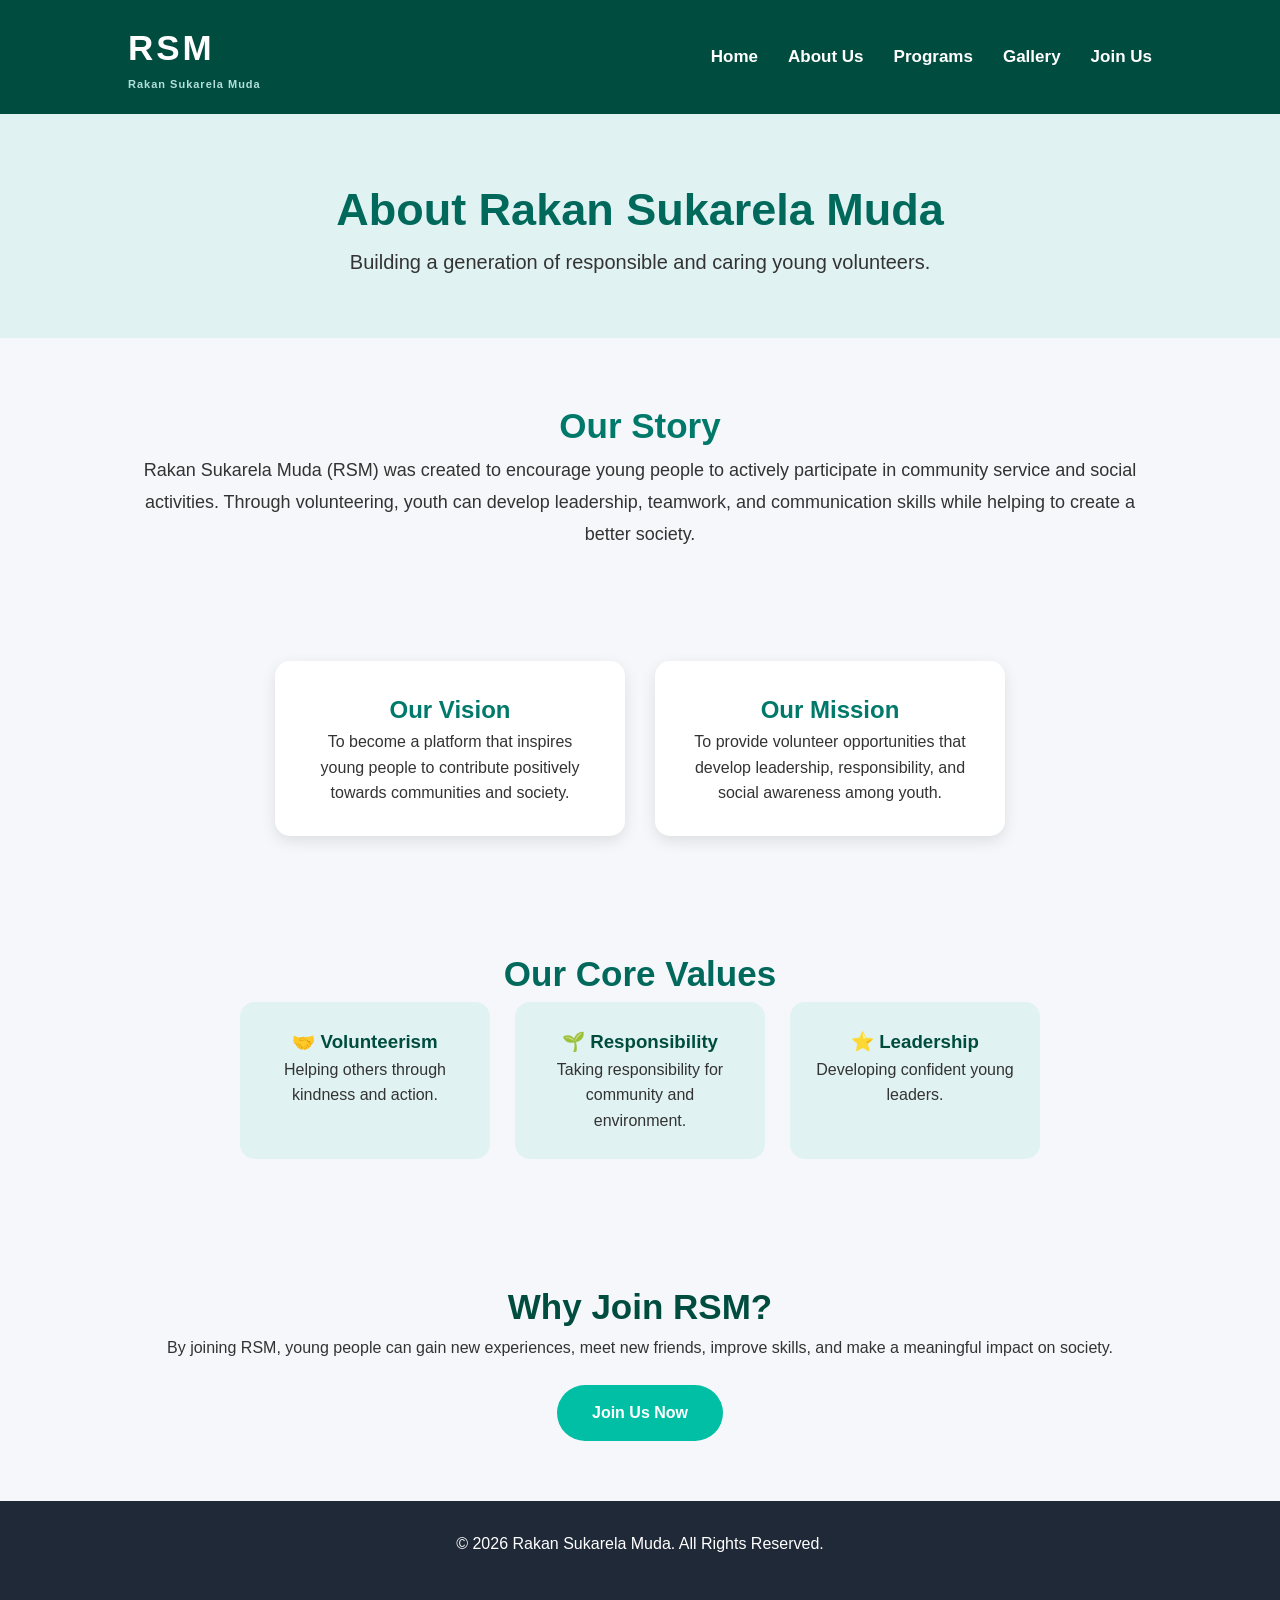
<file: about.html>
<!DOCTYPE html>
<html lang="en">

<head>

<meta charset="UTF-8">
<meta name="viewport" content="width=device-width, initial-scale=1.0">

<title>About Us - Rakan Sukarela Muda</title>

<link rel="icon" href="images/RSM.png">

<link rel="stylesheet" href="style.css">

</head>


<body>


<!-- Navigation Bar -->

<nav>

<div class="logo">

<span>RSM</span>

<small>Rakan Sukarela Muda</small>

</div>


<ul>

<li><a href="index.html">Home</a></li>

<li><a href="about.html">About Us</a></li>

<li><a href="programs.html">Programs</a></li>

<li><a href="gallery.html">Gallery</a></li>

<li><a href="register.html">Join Us</a></li>

</ul>

</nav>





<!-- About Header -->


<section class="about-header">


<h1>
About Rakan Sukarela Muda
</h1>


<p>
Building a generation of responsible and caring young volunteers.
</p>


</section>





<!-- Story Section -->


<section class="story">


<h2>
Our Story
</h2>


<p>

Rakan Sukarela Muda (RSM) was created to encourage
young people to actively participate in community
service and social activities.

Through volunteering, youth can develop leadership,
teamwork, and communication skills while helping
to create a better society.

</p>


</section>





<!-- Vision Mission -->


<section class="mission">


<div class="about-box">


<h2>
Our Vision
</h2>


<p>

To become a platform that inspires young people
to contribute positively towards communities
and society.

</p>


</div>





<div class="about-box">


<h2>
Our Mission
</h2>


<p>

To provide volunteer opportunities that develop
leadership, responsibility, and social awareness
among youth.

</p>


</div>


</section>





<!-- Values -->


<section class="values">


<h2>
Our Core Values
</h2>



<div class="value-container">



<div class="value-card">

<h3>
🤝 Volunteerism
</h3>

<p>
Helping others through kindness and action.
</p>

</div>




<div class="value-card">

<h3>
🌱 Responsibility
</h3>

<p>
Taking responsibility for community and environment.
</p>

</div>





<div class="value-card">

<h3>
⭐ Leadership
</h3>

<p>
Developing confident young leaders.
</p>

</div>




</div>


</section>





<!-- Why Join -->


<section class="join">


<h2>
Why Join RSM?
</h2>


<p>

By joining RSM, young people can gain new experiences,
meet new friends, improve skills, and make a meaningful
impact on society.

</p>


<a href="register.html" class="btn">
Join Us Now
</a>


</section>





<footer>

<p>
© 2026 Rakan Sukarela Muda. All Rights Reserved.
</p>

</footer>



</body>

</html>
</file>
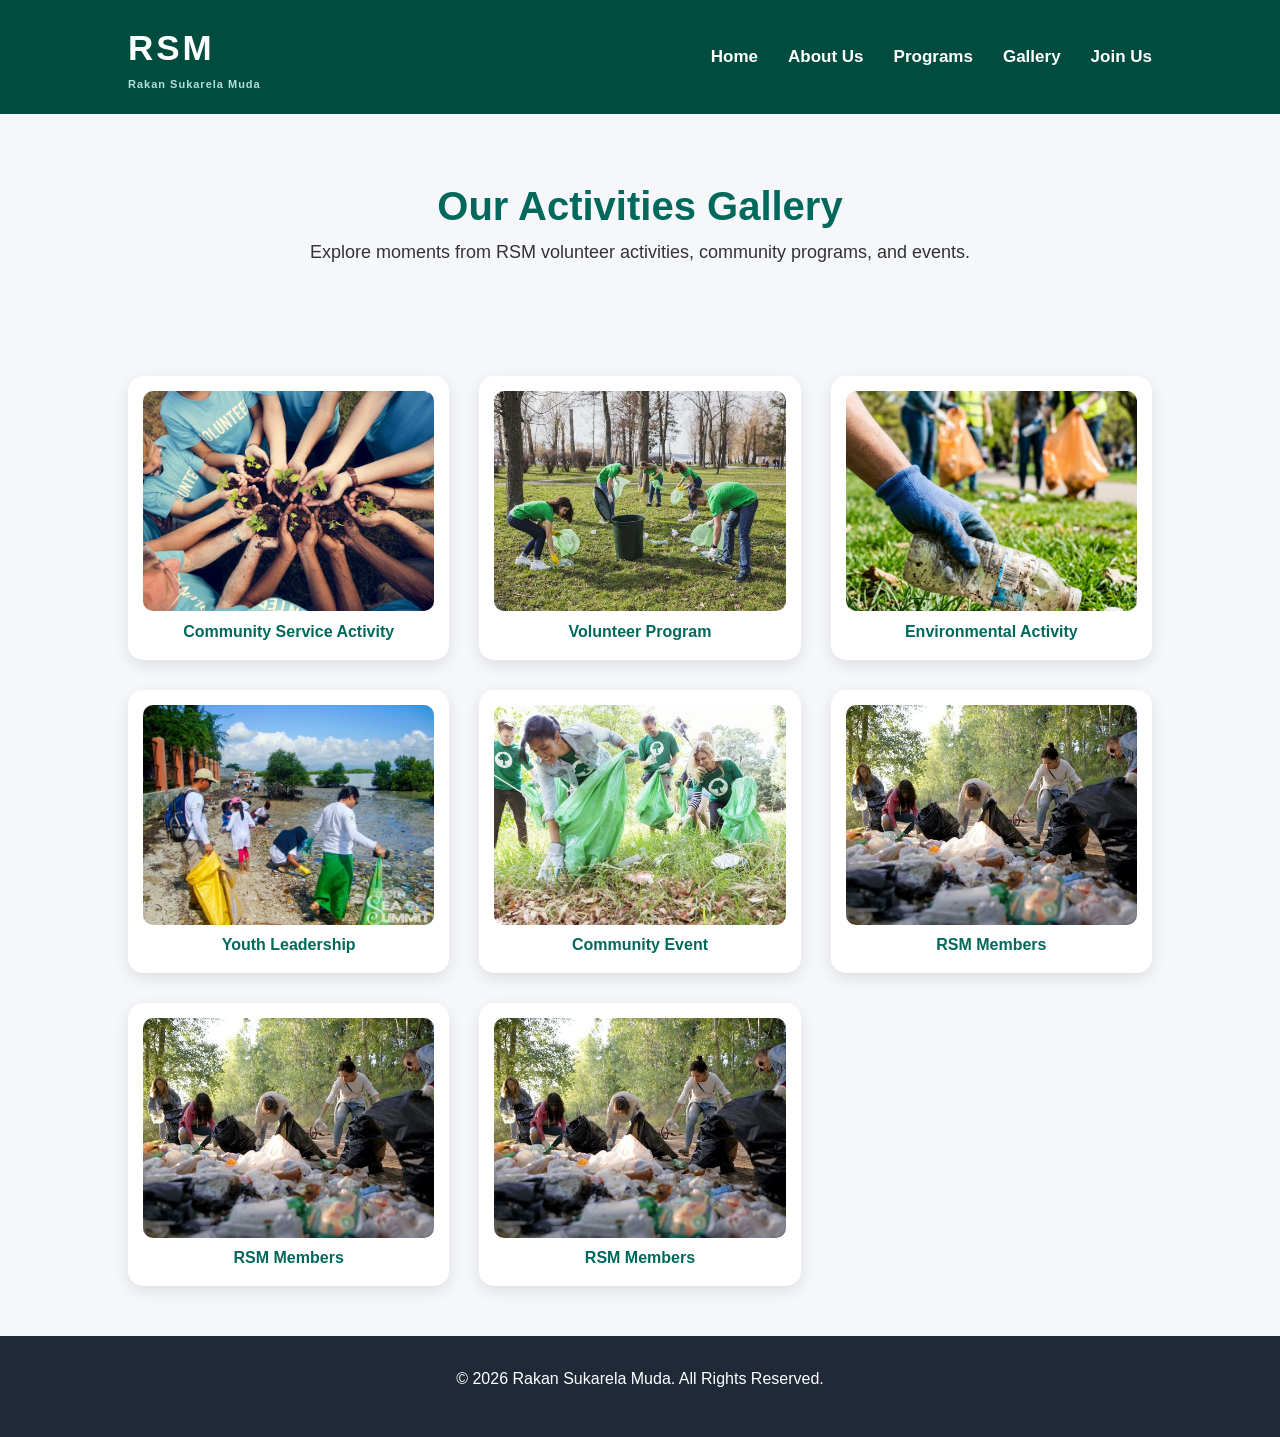
<file: gallery.html>
<!DOCTYPE html>
<html lang="en">

<head>

    <meta charset="UTF-8">
    <meta name="viewport" content="width=device-width, initial-scale=1.0">

    <title>Gallery - Rakan Sukarela Muda</title>

    <link rel="stylesheet" href="style.css">

</head>


<body>


<!-- Navigation Bar -->

<nav>

   <div class="logo">

<span>RSM</span>

<small>Rakan Sukarela Muda</small>

</div>


    <ul>

        <li><a href="index.html">Home</a></li>

        <li><a href="about.html">About Us</a></li>

        <li><a href="programs.html">Programs</a></li>

        <li><a href="gallery.html">Gallery</a></li>

        <li><a href="register.html">Join Us</a></li>

    </ul>


</nav>



<!-- Gallery Header -->

<section class="gallery-header">


<h1>Our Activities Gallery</h1>


<p>
Explore moments from RSM volunteer activities,
community programs, and events.
</p>


</section>




<!-- Gallery Section -->


<section class="gallery">


<div class="gallery-container">



    <div class="image-box">

        <img src="images/gotong-royong2.jpg.jpg" alt="RSM Activity">

        <p>Community Service Activity</p>

    </div>




    <div class="image-box">

        <img src="images/gotong-royong3.jpg.jpg" alt="RSM Activity">

        <p>Volunteer Program</p>

    </div>




    <div class="image-box">

        <img src="images/gotong-royong4.jpg.jpg" alt="RSM Activity">

        <p>Environmental Activity</p>

    </div>




    <div class="image-box">

        <img src="images/gotong-royong5.jpg.jpg" alt="RSM Activity">

        <p>Youth Leadership</p>

    </div>




    <div class="image-box">

        <img src="images/gotong-royong6.jpg.jpg" alt="RSM Activity">

        <p>Community Event</p>

    </div>




    <div class="image-box">

        <img src="images/gotong-royong7.jpg.jpg" alt="RSM Activity">

        <p>RSM Members</p>

    </div>




    <div class="image-box">

        <img src="images/gotong-royong7.jpg.jpg" alt="RSM Activity">

        <p>RSM Members</p>

    </div>




    <div class="image-box">

        <img src="images/gotong-royong7.jpg.jpg" alt="RSM Activity">

        <p>RSM Members</p>

    </div>


    
</div>


</section>




<footer>

<p>
© 2026 Rakan Sukarela Muda. All Rights Reserved.
</p>

</footer>



</body>

</html>
</file>
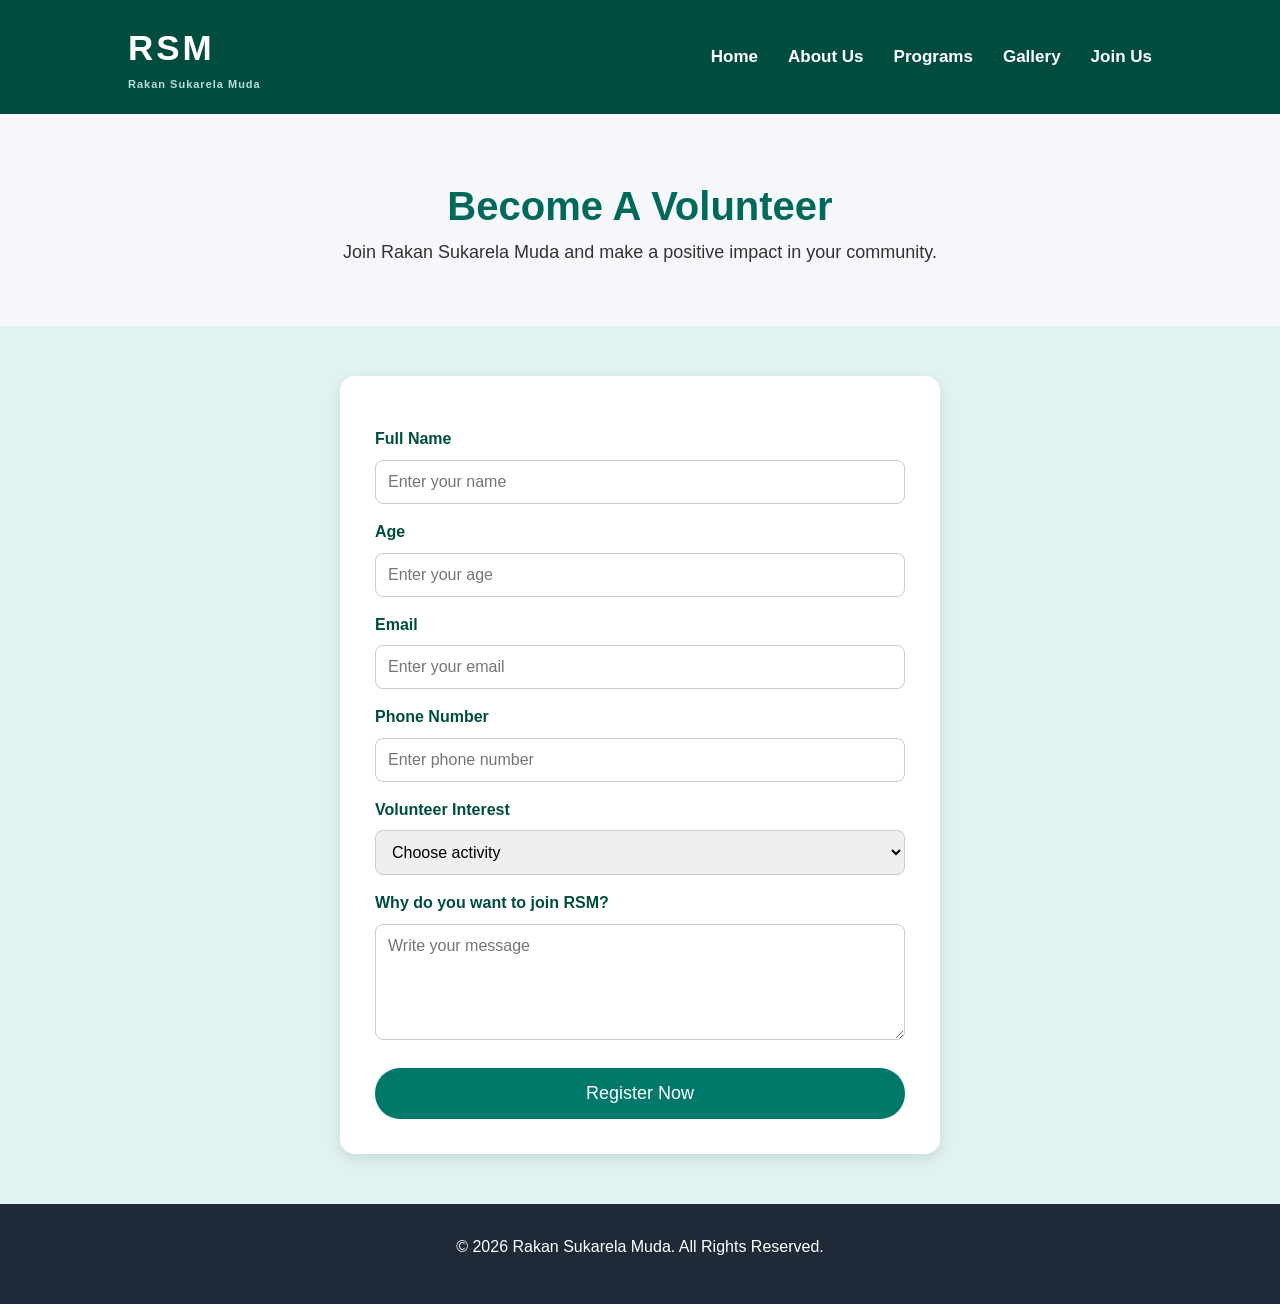
<file: register.html>
<!DOCTYPE html>
<html lang="en">

<head>

    <meta charset="UTF-8">
    <meta name="viewport" content="width=device-width, initial-scale=1.0">

    <title>Join Us - Rakan Sukarela Muda</title>

    <link rel="stylesheet" href="style.css">

</head>


<body>


<!-- Navigation Bar -->

<nav>

   <div class="logo">

<span>RSM</span>

<small>Rakan Sukarela Muda</small>

</div>


    <ul>

        <li><a href="index.html">Home</a></li>

        <li><a href="about.html">About Us</a></li>

        <li><a href="programs.html">Programs</a></li>

        <li><a href="gallery.html">Gallery</a></li>

        <li><a href="register.html">Join Us</a></li>

    </ul>


</nav>




<!-- Register Header -->

<section class="register-header">


<h1>Become A Volunteer</h1>


<p>
Join Rakan Sukarela Muda and make a positive impact
in your community.
</p>


</section>





<!-- Registration Form -->


<section class="register">


<form>


<label>
Full Name
</label>

<input 
type="text" 
placeholder="Enter your name">





<label>
Age
</label>

<input 
type="number" 
placeholder="Enter your age">





<label>
Email
</label>

<input 
type="email" 
placeholder="Enter your email">





<label>
Phone Number
</label>

<input 
type="tel" 
placeholder="Enter phone number">





<label>
Volunteer Interest
</label>


<select>

<option>
Choose activity
</option>

<option>
Community Service
</option>

<option>
Environmental Program
</option>

<option>
Education Support
</option>

<option>
Youth Leadership
</option>

</select>





<label>
Why do you want to join RSM?
</label>


<textarea 
rows="5"
placeholder="Write your message">
</textarea>





<button type="submit">
Register Now
</button>


</form>


</section>





<footer>

<p>
© 2026 Rakan Sukarela Muda. All Rights Reserved.
</p>

</footer>



</body>

</html>
</file>
<file: style.css>
/* ==========================
   RAKAN SUKARELA MUDA
   STYLE.CSS
========================== */
/* RESET */
:root {

    --primary:#004d40;

    --secondary:#00796b;

    --light:#e0f2f1;

    --accent:#00bfa5;

}

* {

    margin:0;
    padding:0;
    box-sizing:border-box;

}


body {


/* Organization Chart Section */
.org-chart {
  padding: 60px 20px;
  text-align: center;
  background-color: #f9f9f9;
}

.org-chart h2 {
  font-size: 2rem;
  margin-bottom: 40px;
  color: #333;
}

.chart-container {
  max-width: 1100px;
  margin: 0 auto;
  display: flex;
  flex-direction: column;
  align-items: center;
  gap: 40px;
}

/* Base Card Styling */
.member {
  background: #ffffff;
  padding: 20px;
  border-radius: 12px;
  box-shadow: 0 4px 15px rgba(0, 0, 0, 0.08);
  width: 220px;
  transition: transform 0.3s ease;
}

.member:hover {
  transform: translateY(-5px);
}

.member-img {
  width: 90px;
  height: 90px;
  margin: 0 auto 15px;
  border-radius: 50%;
  overflow: hidden;
  background-color: #e0e0e0;
}

.member-img img {
  width: 100%;
  height: 100%;
  object-fit: cover;
}

.member h3 {
  font-size: 1.1rem;
  margin-bottom: 5px;
  color: #222;
}

.member .role {
  font-size: 0.9rem;
  color: #666;
  font-weight: 500;
}

/* Leader Specific Styling */
.member.leader {
  width: 260px;
  border: 2px solid #007bff; /* Accent color */
}

.member.leader .member-img {
  width: 110px;
  height: 110px;
}

.member.leader h3 {
  font-size: 1.3rem;
  color: #007bff;
}

/* Team Grid Layout */
.team-grid {
  display: flex;
  flex-wrap: wrap;
  justify-content: center;
  gap: 25px;
  width: 100%;
}
    font-family: Arial, sans-serif;
    color:#333;

}


html {

    scroll-behavior:smooth;

}

*{
    margin:0;
    padding:0;
    box-sizing:border-box;
    font-family:'Poppins',sans-serif;
}

html{
    scroll-behavior:smooth;
}

body{
    background:#f5f7fa;
    color:#333;
    line-height:1.6;
}

/* ==========================
   NAVBAR
========================== */

/* NAVIGATION BAR */


nav {

    background:#004d40;

    display:flex;

    justify-content:space-between;

    align-items:center;

    padding:20px 10%;

    position:sticky;

    top:0;

    z-index:1000;

}




.logo {

    font-size:35px;

    font-weight:bold;

    color:white;

    letter-spacing:2px;

}





nav ul {

    display:flex;

    list-style:none;

    gap:30px;

}





nav ul li a {

    text-decoration:none;

    color:white;

    font-size:17px;

    font-weight:bold;

    transition:0.3s;

}





nav ul li a:hover {

    color:#80cbc4;

}

/* ==========================
   HERO
========================== */


/* Button */

.btn {

    display:inline-block;

    margin-top:25px;

    padding:15px 40px;

    background:#00bfa5;

    color:white;

    text-decoration:none;

    border-radius:30px;

    font-weight:bold;

    transition:0.3s;

}



.btn:hover {

    background:#03fbd2;

    transform:translateY(-5px);

}

/* ==========================
   FEATURES
========================== */

.features{
    padding:90px 8%;
    text-align:center;
}

.features h2{
    font-size:38px;
    margin-bottom:50px;
}

.cards{
    display:grid;
    grid-template-columns:repeat(auto-fit,minmax(260px,1fr));
    gap:30px;
}

.card{
    background:white;
    border-radius:15px;
    padding:35px;
    box-shadow:0 10px 25px rgba(0,0,0,.08);
    transition:.3s;
}

.card:hover{
    transform:translateY(-10px);
}

.card i{
    font-size:55px;
    color:#00A86B;
    margin-bottom:20px;
}

.card h3{
    margin-bottom:15px;
}
/* ==========================
   ABOUT PREVIEW
========================== */

.about-preview{
    background:white;
    padding:90px 8%;
    text-align:center;
}

.about-preview h2{
    font-size:38px;
    margin-bottom:20px;
    color:#0A66C2;
}

.about-preview p{
    max-width:800px;
    margin:0 auto 30px;
    font-size:18px;
    color:#555;
}

/* ==========================
   PROGRAM PREVIEW
========================== */

.program-preview{
    background:#f5f7fa;
    padding:90px 8%;
    text-align:center;
}

.program-preview h2{
    font-size:38px;
    margin-bottom:50px;
    color:#0A66C2;
}

/* ==========================
   CALL TO ACTION
========================== */

.cta{
    background:linear-gradient(135deg,#0A66C2,#00A86B);
    color:white;
    text-align:center;
    padding:80px 20px;
}

.cta h2{
    font-size:42px;
    margin-bottom:20px;
}

.cta p{
    font-size:18px;
    margin-bottom:30px;
}

.cta .btn{
    background:white;
    color:#0A66C2;
}

.cta .btn:hover{
    background:#f5f5f5;
}

/* ==========================
   FOOTER
========================== */

footer{
    background:#1f2937;
    color:white;
    text-align:center;
    padding:30px;
}

footer p{
    margin-bottom:15px;
}

.social{
    display:flex;
    justify-content:center;
    gap:20px;
}

.social i{
    font-size:24px;
    cursor:pointer;
    transition:.3s;
}

.social i:hover{
    color:#00A86B;
    transform:scale(1.2);
}

/* ==========================
   RESPONSIVE DESIGN
========================== */

@media(max-width:768px){

nav{
    padding:15px 5%;
}

nav ul{
    display:none;
}

.menu-btn{
    display:block;
}

.hero h1{
    font-size:40px;
}

.hero p{
    font-size:18px;
}

.features h2,
.about-preview h2,
.program-preview h2,
.cta h2{
    font-size:30px;
}

.cards{
    grid-template-columns:1fr;
}

}
/* ABOUT PAGE */

.mission {
    display: flex;
    justify-content: center;
    gap: 30px;
    padding: 50px 10%;
    flex-wrap: wrap;
}


.box {
    width: 350px;
    background: white;
    padding: 30px;
    border-radius: 15px;
    text-align: center;
    box-shadow: 0 5px 15px rgba(0,0,0,0.1);
}


.box h2 {
    color: #00796b;
}


.values {
    padding: 50px 10%;
    text-align: center;
}


.value-container {
    display: flex;
    justify-content: center;
    gap: 20px;
    flex-wrap: wrap;
}


.value-card {
    width: 250px;
    padding: 25px;
    background: #e0f2f1;
    border-radius: 15px;
}


.value-card h3 {
    color: #004d40;
}
/* PROGRAM PAGE */

.program-header {

    text-align:center;
    padding:60px 10%;

}


.program-header h1 {

    font-size:40px;
    color:#00695c;

}


.program-header p {

    font-size:18px;
    line-height:1.6;

}


.programs {

    padding:50px 10%;

}


.program-container {

    display:flex;
    justify-content:center;
    gap:30px;
    flex-wrap:wrap;

}


.program-card {

    width:280px;
    background:white;
    padding:30px;
    border-radius:15px;
    text-align:center;
    box-shadow:0 5px 15px rgba(0,0,0,0.1);

}


.program-card h3 {

    color:#00796b;

}


.program-card:hover {

    transform:translateY(-10px);
    transition:0.3s;

}
/* GALLERY PAGE */


.gallery-header {

    text-align:center;
    padding:60px 10%;

}


.gallery-header h1 {

    font-size:40px;
    color:#00695c;

}


.gallery-header p {

    font-size:18px;

}




.gallery {

    padding:50px 10%;

}



.gallery-container {

    display:grid;

    grid-template-columns:
    repeat(auto-fit, minmax(250px,1fr));

    gap:30px;

}




.image-box {

    background:white;

    padding:15px;

    border-radius:15px;

    text-align:center;

    box-shadow:
    0 5px 15px rgba(0,0,0,0.1);

}



.image-box img {

    width:100%;

    height:220px;

    object-fit:cover;

    border-radius:10px;

}



.image-box p {

    font-weight:bold;

    color:#00695c;

}



.image-box:hover {

    transform:scale(1.05);

    transition:0.3s;

}
/* REGISTER PAGE */


.register-header {

    text-align:center;
    padding:60px 10%;

}


.register-header h1 {

    font-size:40px;
    color:#00695c;

}


.register-header p {

    font-size:18px;

}




.register {

    padding:50px 10%;

    background:#e0f2f1;

}



.register form {

    max-width:600px;

    margin:auto;

    background:white;

    padding:35px;

    border-radius:15px;

    box-shadow:
    0 5px 15px rgba(0,0,0,0.1);

}



.register label {

    display:block;

    margin-top:15px;

    font-weight:bold;

    color:#004d40;

}




.register input,
.register select,
.register textarea {


    width:100%;

    padding:12px;

    margin-top:8px;

    border-radius:8px;

    border:1px solid #ccc;

    font-size:16px;


}




.register button {


    margin-top:20px;

    width:100%;

    padding:15px;

    background:#00796b;

    color:white;

    border:none;

    border-radius:25px;

    font-size:18px;

    cursor:pointer;


}




.register button:hover {


    background:#004d40;


}
/* HOME PAGE */


/* HERO */

.hero {

height:80vh;

background:
linear-gradient(
rgba(0,77,64,0.7),
rgba(0,77,64,0.7)
),
url("/hero.jpg");

background-size:cover;

background-position:center;

display:flex;

align-items:center;

justify-content:center;

text-align:center;

color:white;

}



.hero-content {

max-width:800px;

}



.hero h1 {

font-size:55px;

}



.hero h2 {

font-size:30px;

}



.hero p {

font-size:20px;

line-height:1.6;

}



.btn {

display:inline-block;

margin-top:25px;

padding:15px 35px;

background:#00bfa5;

color:white;

text-decoration:none;

border-radius:30px;

font-weight:bold;

}



.btn:hover {

background:#023152;

}





/* INTRO */

.intro {

padding:60px 10%;

text-align:center;

}



.intro h2 {

color:#00695c;

font-size:35px;

}





/* STATISTICS */


.stats {

display:flex;

justify-content:center;

gap:30px;

padding:50px 10%;

flex-wrap:wrap;

background:#e0f2f1;

}



.stat-box {

background:white;

width:250px;

padding:30px;

text-align:center;

border-radius:15px;

box-shadow:
0 5px 15px rgba(0,0,0,0.1);

}



.stat-box h2 {

font-size:45px;

color:#00796b;

}





/* JOIN SECTION */


.join {

text-align:center;

padding:60px 10%;

}



.join h2 {

font-size:35px;

color:#004d40;

}
/* ABOUT PAGE */


.about-header {

text-align:center;

padding:60px 10%;

background:#e0f2f1;

}



.about-header h1 {

font-size:45px;

color:#00695c;

}



.about-header p {

font-size:20px;

}





.story {

padding:60px 10%;

text-align:center;

}



.story h2 {

color:#00796b;

font-size:35px;

}



.story p {

font-size:18px;

line-height:1.8;

}





.mission {

display:flex;

justify-content:center;

gap:30px;

padding:50px 10%;

flex-wrap:wrap;

}



.about-box {

width:350px;

padding:30px;

background:white;

border-radius:15px;

text-align:center;

box-shadow:
0 5px 15px rgba(0,0,0,0.1);

}



.about-box h2 {

color:#00796b;

}





.values {

padding:60px 10%;

text-align:center;

}



.values h2 {

font-size:35px;

color:#00695c;

}



.value-container {

display:flex;

justify-content:center;

gap:25px;

flex-wrap:wrap;

}



.value-card {

width:250px;

padding:25px;

background:#e0f2f1;

border-radius:15px;

}





.join {

text-align:center;

padding:60px 10%;

}
/* ANIMATION */


.hero-content,
.about-header,
.program-header,
.gallery-header,
.register-header {

    animation:fadeIn 1s ease;

}



@keyframes fadeIn {


from {

    opacity:0;

    transform:translateY(30px);

}


to {

    opacity:1;

    transform:translateY(0);

}


}
/* LOGO DESIGN */


.logo {

    display:flex;

    flex-direction:column;

    color:white;

}


.logo span {

    font-size:35px;

    font-weight:bold;

    letter-spacing:3px;

}


.logo small {

    font-size:11px;

    color:#b2dfdb;

    letter-spacing:1px;

}
/* MODAL */

.modal{

display:none;

position:fixed;

left:0;

top:0;

width:100%;

height:100%;

background:rgba(0,0,0,0.6);

z-index:9999;

}


.modal-content{

    background:white;

    width:70%;

    max-width:700px;

    max-height:85vh;

    overflow-y:auto;

    margin:50px auto;

    padding:30px;

    border-radius:15px;

    text-align:center;

    position:relative;

    animation:popup 0.3s ease;

}


.modal img{

width:100%;

height:300px;

object-fit:cover;

border-radius:10px;

margin-bottom:20px;

}


.close{

position:absolute;

right:20px;

top:15px;

font-size:35px;

cursor:pointer;

font-weight:bold;

}


.modal ul{

text-align:left;

margin:20px auto;

max-width:400px;

}


.modal li{

margin-bottom:10px;

}


@keyframes popup{

from{

transform:scale(.7);

opacity:0;

}

to{

transform:scale(1);

opacity:1;

}

}
</file>
